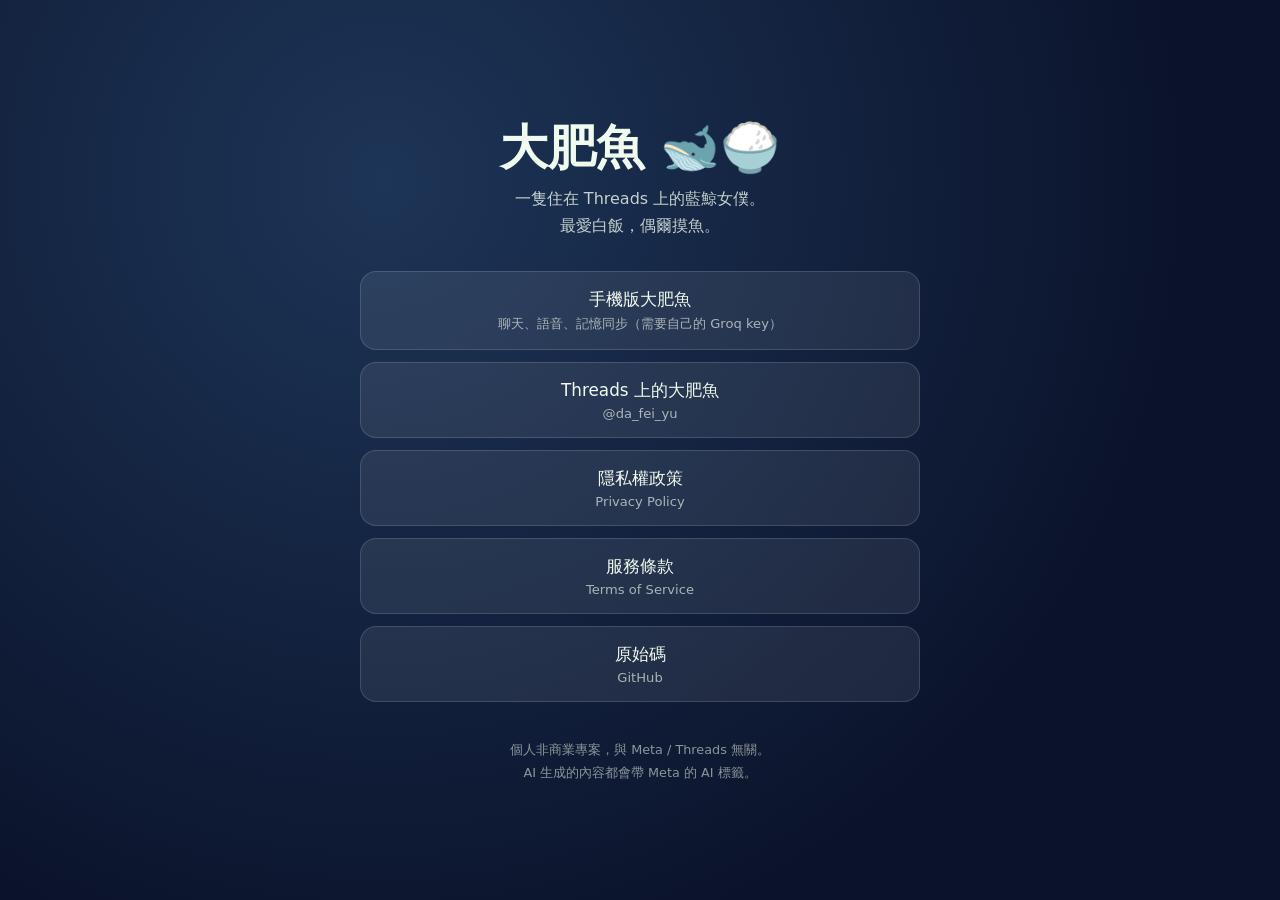
<file: docs/index.html>
<!doctype html>
<html lang="zh-Hant">
<head>
<meta charset="utf-8">
<meta name="viewport" content="width=device-width, initial-scale=1">
<title>大肥魚 🐋🍚</title>
<style>
  :root { color-scheme: light dark; }
  * { box-sizing: border-box; }
  body {
    margin: 0; min-height: 100vh; display: grid; place-items: center;
    font-family: system-ui, -apple-system, "Segoe UI", "Noto Sans TC", sans-serif;
    background: radial-gradient(circle at 30% 20%, #1d3557, #0b132b 70%);
    color: #f1faee; padding: 24px;
  }
  main { width: 100%; max-width: 560px; text-align: center; }
  h1 { font-size: clamp(2rem, 8vw, 3rem); margin: 0 0 .3rem; }
  p.tag { opacity: .8; line-height: 1.7; margin: 0 0 2rem; }
  a.card {
    display: block; margin: 12px 0; padding: 16px 20px; border-radius: 16px;
    background: rgba(255,255,255,.08); border: 1px solid rgba(255,255,255,.14);
    color: inherit; text-decoration: none; font-size: 1.05rem;
    transition: background .15s, transform .15s;
  }
  a.card:hover { background: rgba(255,255,255,.16); transform: translateY(-2px); }
  a.card small { display: block; opacity: .65; font-size: .82rem; margin-top: 4px; }
  footer { margin-top: 2.2rem; font-size: .8rem; opacity: .55; line-height: 1.8; }
  footer a { color: inherit; }
</style>
</head>
<body>
<main>
  <h1>大肥魚 🐋🍚</h1>
  <p class="tag">一隻住在 Threads 上的藍鯨女僕。<br>最愛白飯，偶爾摸魚。</p>

  <a class="card" href="./app/">手機版大肥魚
    <small>聊天、語音、記憶同步（需要自己的 Groq key）</small>
  </a>
  <a class="card" href="https://www.threads.net/@da_fei_yu">Threads 上的大肥魚
    <small>@da_fei_yu</small>
  </a>
  <a class="card" href="./app-review/privacy-policy.html">隱私權政策
    <small>Privacy Policy</small>
  </a>
  <a class="card" href="./app-review/terms.html">服務條款
    <small>Terms of Service</small>
  </a>
  <a class="card" href="https://github.com/eweko17/dafeiyu">原始碼
    <small>GitHub</small>
  </a>

  <footer>
    個人非商業專案，與 Meta / Threads 無關。<br>
    AI 生成的內容都會帶 Meta 的 AI 標籤。
  </footer>
</main>
</body>
</html>
</file>
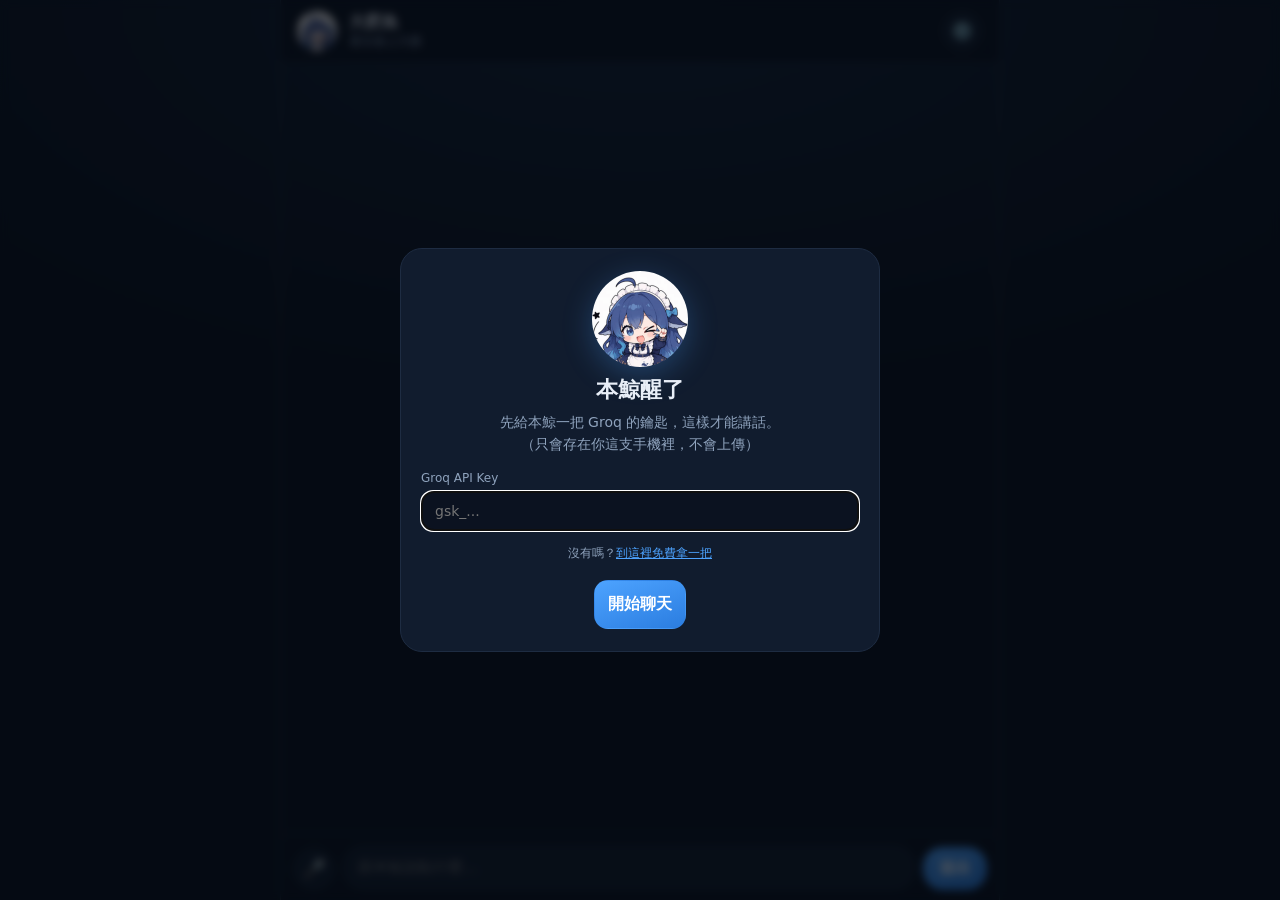
<file: docs/app/index.html>
<!DOCTYPE html>
<html lang="zh-Hant-TW">
<head>
<meta charset="utf-8">
<meta name="viewport" content="width=device-width, initial-scale=1, viewport-fit=cover">
<meta name="theme-color" content="#0e1b2c">
<meta name="description" content="住在手機裡的藍鯨娘，會聊天、會說話、會自己找你。">
<meta name="mobile-web-app-capable" content="yes">
<meta name="apple-mobile-web-app-capable" content="yes">
<meta name="apple-mobile-web-app-status-bar-style" content="black-translucent">
<meta name="apple-mobile-web-app-title" content="大肥魚">
<title>大肥魚</title>
<link rel="manifest" href="manifest.webmanifest">
<link rel="apple-touch-icon" href="icon-192.png">
<link rel="icon" href="icon-192.png">
<link rel="stylesheet" href="style.css">
</head>
<body>

<header class="topbar">
  <img class="avatar" src="avatar.png" alt="大肥魚">
  <div class="who">
    <div class="name">大肥魚</div>
    <div class="status" id="status">線上</div>
  </div>
  <button class="icon-btn" id="btn-settings" aria-label="設定">⚙️</button>
</header>

<main class="chat" id="chat" aria-live="polite"></main>

<div class="typing" id="typing" hidden>
  <img class="avatar small" src="avatar.png" alt="">
  <div class="dots"><span></span><span></span><span></span></div>
</div>

<footer class="composer">
  <button class="icon-btn mic" id="btn-mic" aria-label="語音輸入">🎤</button>
  <textarea id="input" rows="1" placeholder="跟本鯨說點什麼…" enterkeyhint="send"></textarea>
  <button class="send" id="btn-send" aria-label="送出">送出</button>
</footer>

<!-- 首次設定 -->
<div class="sheet-backdrop" id="onboard" hidden>
  <section class="sheet">
    <img class="avatar big" src="avatar.png" alt="">
    <h1>本鯨醒了</h1>
    <p class="muted">先給本鯨一把 Groq 的鑰匙，這樣才能講話。<br>（只會存在你這支手機裡，不會上傳）</p>
    <label class="field">
      <span>Groq API Key</span>
      <input id="onboard-key" type="password" autocomplete="off" placeholder="gsk_...">
    </label>
    <p class="hint">沒有嗎？<a href="https://console.groq.com/keys" target="_blank" rel="noopener">到這裡免費拿一把</a></p>
    <button class="primary" id="btn-onboard-save">開始聊天</button>
  </section>
</div>

<!-- 設定 -->
<div class="sheet-backdrop" id="settings" hidden>
  <section class="sheet">
    <h2>設定</h2>

    <label class="field">
      <span>Groq API Key</span>
      <input id="set-key" type="password" autocomplete="off" placeholder="gsk_...">
    </label>

    <label class="field">
      <span>模型</span>
      <select id="set-model"><option value="auto">自動挑選</option></select>
    </label>

    <label class="row">
      <span>用語音唸出來</span>
      <input type="checkbox" id="set-speak">
    </label>

    <label class="row">
      <span>主動找你講話</span>
      <input type="checkbox" id="set-proactive">
    </label>

    <div class="section-title">記憶同步（手機 ↔ 電腦）</div>
    <p class="section-hint">用一個私密 GitHub Gist 當共同抽屜，兩邊的對話會合在一起。金鑰只存在這支手機。</p>

    <label class="field">
      <span>GitHub 同步金鑰（只要 gist 權限）</span>
      <input id="set-gh" type="password" autocomplete="off" placeholder="ghp_... 或 github_pat_...">
    </label>

    <label class="field">
      <span>記憶抽屜 ID</span>
      <input id="set-gist" type="text" autocomplete="off" spellcheck="false" placeholder="32 位英數字">
    </label>

    <label class="row">
      <span>自動同步</span>
      <input type="checkbox" id="set-sync">
    </label>

    <p class="section-hint" id="sync-state">尚未同步</p>

    <div class="sheet-actions">
      <button class="ghost" id="btn-sync-create">建立新抽屜</button>
      <button class="ghost" id="btn-sync-now">立即同步</button>
    </div>

    <div class="sheet-actions">
      <button class="ghost" id="btn-clear">清空記憶</button>
      <button class="primary" id="btn-save">儲存</button>
    </div>
    <button class="link" id="btn-close-settings">關閉</button>
  </section>
</div>

<script src="app.js"></script>
</body>
</html>
</file>
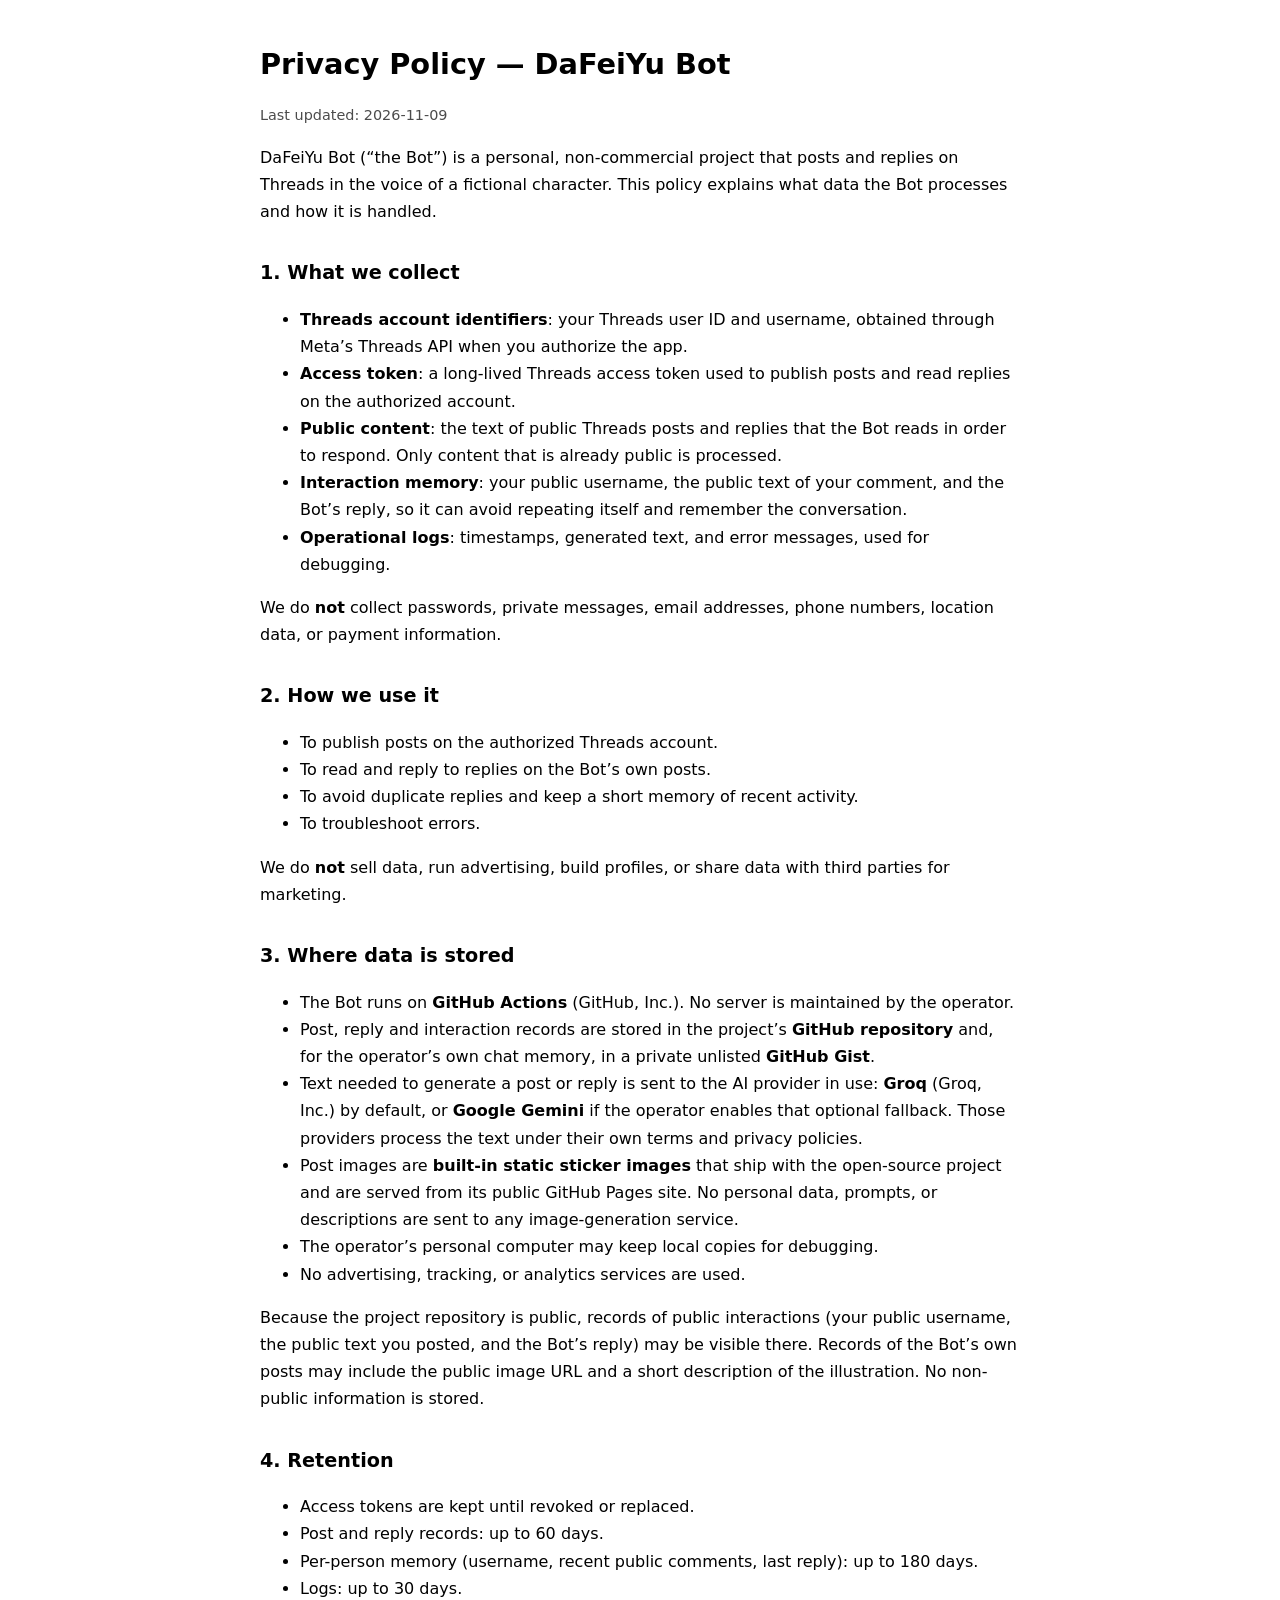
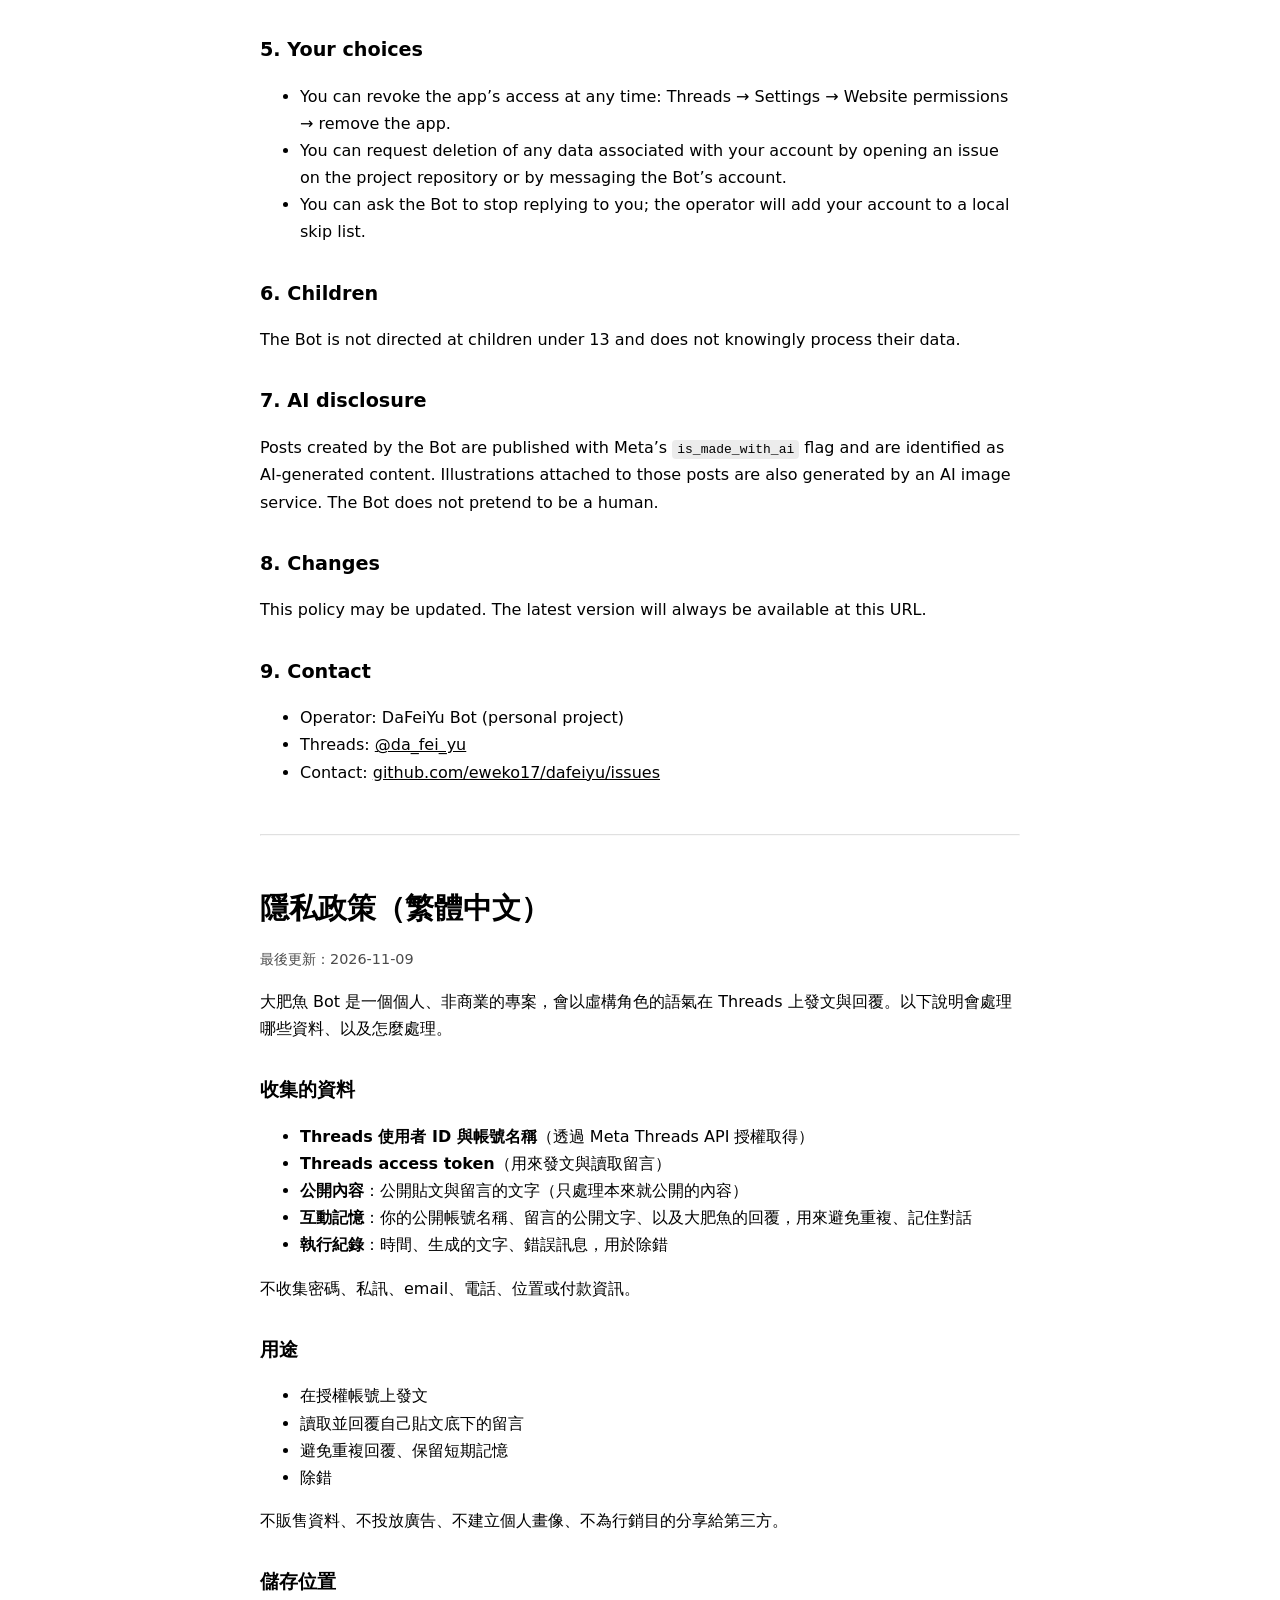
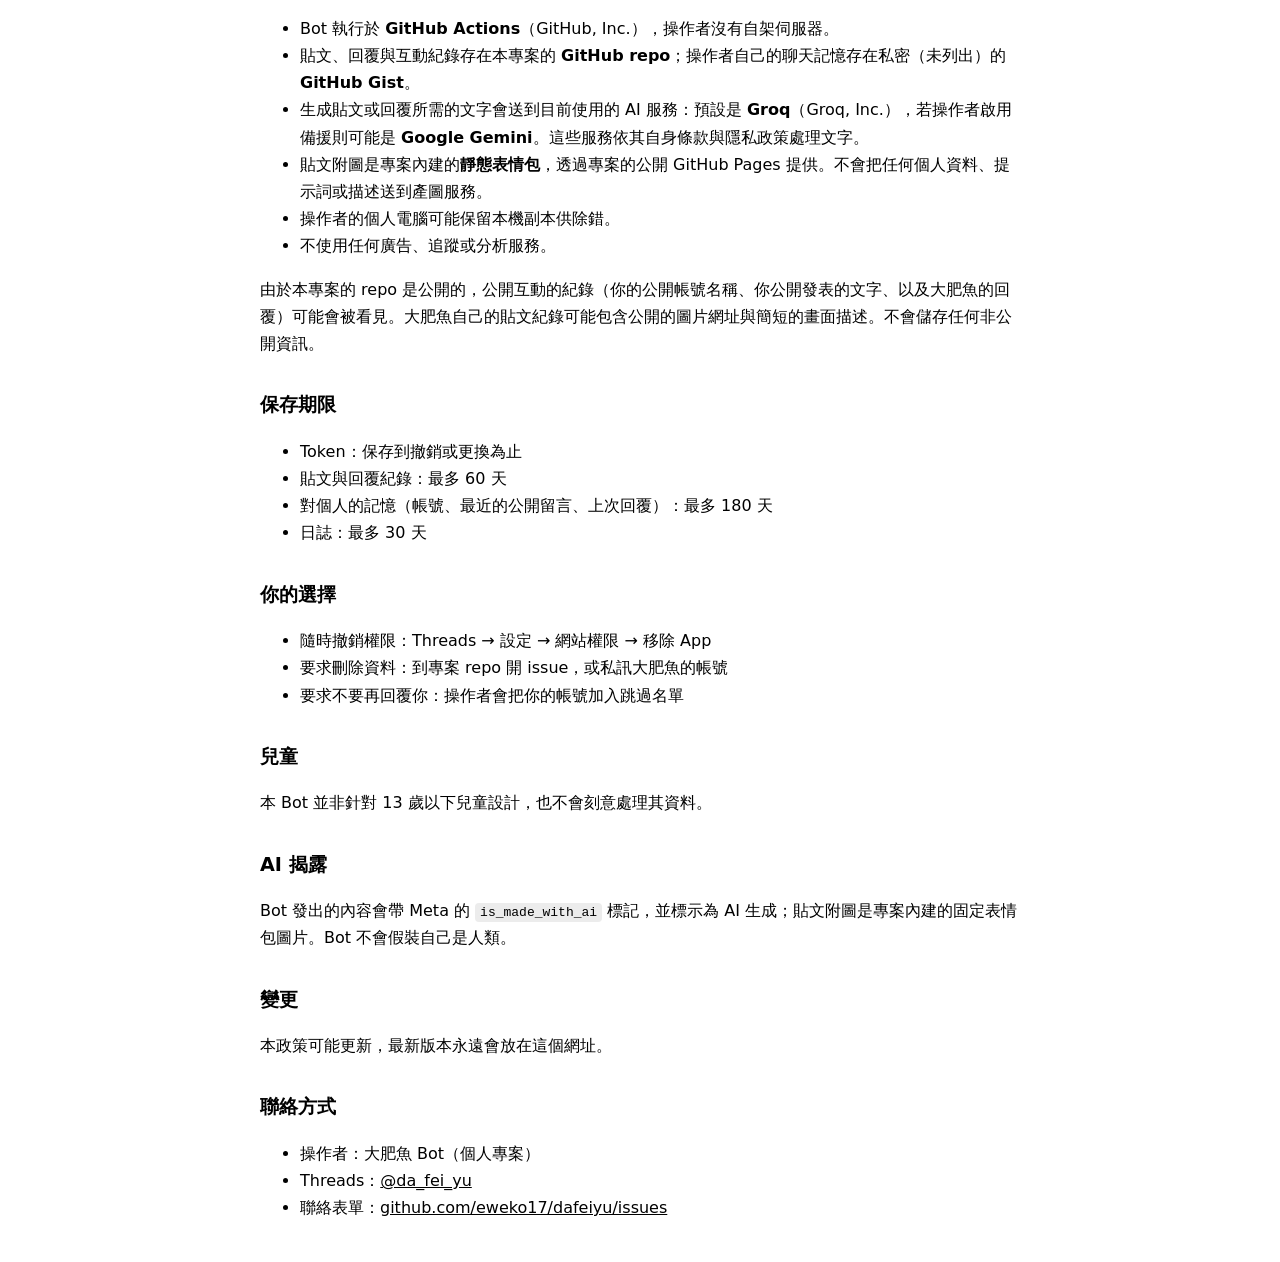
<file: docs/app-review/privacy-policy.html>
<!doctype html>
<html lang="en">
<head>
<meta charset="utf-8">
<meta name="viewport" content="width=device-width, initial-scale=1">
<title>Privacy Policy — DaFeiYu Bot</title>
<style>
  :root { color-scheme: light dark; }
  body { max-width: 760px; margin: 40px auto; padding: 0 20px; font-family: system-ui, -apple-system, "Segoe UI", "Noto Sans TC", sans-serif; line-height: 1.7; }
  h1 { font-size: 1.8rem; margin-bottom: .2rem; }
  h2 { margin-top: 2rem; font-size: 1.2rem; }
  .meta { opacity: .7; font-size: .9rem; }
  code { background: rgba(127,127,127,.15); padding: 2px 5px; border-radius: 4px; }
  hr { margin: 3rem 0; opacity: .3; }
  a { color: inherit; }
</style>
</head>
<body>
<h1>Privacy Policy — DaFeiYu Bot</h1>
<p class="meta">Last updated: 2026-11-09</p>

<p>DaFeiYu Bot (“the Bot”) is a personal, non-commercial project that posts and replies on Threads in the voice of a fictional character. This policy explains what data the Bot processes and how it is handled.</p>

<h2>1. What we collect</h2>
<ul>
  <li><strong>Threads account identifiers</strong>: your Threads user ID and username, obtained through Meta’s Threads API when you authorize the app.</li>
  <li><strong>Access token</strong>: a long-lived Threads access token used to publish posts and read replies on the authorized account.</li>
  <li><strong>Public content</strong>: the text of public Threads posts and replies that the Bot reads in order to respond. Only content that is already public is processed.</li>
  <li><strong>Interaction memory</strong>: your public username, the public text of your comment, and the Bot’s reply, so it can avoid repeating itself and remember the conversation.</li>
  <li><strong>Operational logs</strong>: timestamps, generated text, and error messages, used for debugging.</li>
</ul>
<p>We do <strong>not</strong> collect passwords, private messages, email addresses, phone numbers, location data, or payment information.</p>

<h2>2. How we use it</h2>
<ul>
  <li>To publish posts on the authorized Threads account.</li>
  <li>To read and reply to replies on the Bot’s own posts.</li>
  <li>To avoid duplicate replies and keep a short memory of recent activity.</li>
  <li>To troubleshoot errors.</li>
</ul>
<p>We do <strong>not</strong> sell data, run advertising, build profiles, or share data with third parties for marketing.</p>

<h2>3. Where data is stored</h2>
<ul>
  <li>The Bot runs on <strong>GitHub Actions</strong> (GitHub, Inc.). No server is maintained by the operator.</li>
  <li>Post, reply and interaction records are stored in the project’s <strong>GitHub repository</strong> and, for the operator’s own chat memory, in a private unlisted <strong>GitHub Gist</strong>.</li>
  <li>Text needed to generate a post or reply is sent to the AI provider in use: <strong>Groq</strong> (Groq, Inc.) by default, or <strong>Google Gemini</strong> if the operator enables that optional fallback. Those providers process the text under their own terms and privacy policies.</li>
  <li>Post images are <strong>built-in static sticker images</strong> that ship with the open-source project and are served from its public GitHub Pages site. No personal data, prompts, or descriptions are sent to any image-generation service.</li>
  <li>The operator’s personal computer may keep local copies for debugging.</li>
  <li>No advertising, tracking, or analytics services are used.</li>
</ul>
<p>Because the project repository is public, records of public interactions (your public username, the public text you posted, and the Bot’s reply) may be visible there. Records of the Bot’s own posts may include the public image URL and a short description of the illustration. No non-public information is stored.</p>

<h2>4. Retention</h2>
<ul>
  <li>Access tokens are kept until revoked or replaced.</li>
  <li>Post and reply records: up to 60 days.</li>
  <li>Per-person memory (username, recent public comments, last reply): up to 180 days.</li>
  <li>Logs: up to 30 days.</li>
</ul>

<h2>5. Your choices</h2>
<ul>
  <li>You can revoke the app’s access at any time: Threads → Settings → Website permissions → remove the app.</li>
  <li>You can request deletion of any data associated with your account by opening an issue on the project repository or by messaging the Bot’s account.</li>
  <li>You can ask the Bot to stop replying to you; the operator will add your account to a local skip list.</li>
</ul>

<h2>6. Children</h2>
<p>The Bot is not directed at children under 13 and does not knowingly process their data.</p>

<h2>7. AI disclosure</h2>
<p>Posts created by the Bot are published with Meta’s <code>is_made_with_ai</code> flag and are identified as AI-generated content. Illustrations attached to those posts are also generated by an AI image service. The Bot does not pretend to be a human.</p>

<h2>8. Changes</h2>
<p>This policy may be updated. The latest version will always be available at this URL.</p>

<h2>9. Contact</h2>
<ul>
  <li>Operator: DaFeiYu Bot (personal project)</li>
  <li>Threads: <a href="https://www.threads.net/@da_fei_yu">@da_fei_yu</a></li>
  <li>Contact: <a href="https://github.com/eweko17/dafeiyu/issues">github.com/eweko17/dafeiyu/issues</a></li>
</ul>

<hr>

<h1>隱私政策（繁體中文）</h1>
<p class="meta">最後更新：2026-11-09</p>

<p>大肥魚 Bot 是一個個人、非商業的專案，會以虛構角色的語氣在 Threads 上發文與回覆。以下說明會處理哪些資料、以及怎麼處理。</p>

<h2>收集的資料</h2>
<ul>
  <li><strong>Threads 使用者 ID 與帳號名稱</strong>（透過 Meta Threads API 授權取得）</li>
  <li><strong>Threads access token</strong>（用來發文與讀取留言）</li>
  <li><strong>公開內容</strong>：公開貼文與留言的文字（只處理本來就公開的內容）</li>
  <li><strong>互動記憶</strong>：你的公開帳號名稱、留言的公開文字、以及大肥魚的回覆，用來避免重複、記住對話</li>
  <li><strong>執行紀錄</strong>：時間、生成的文字、錯誤訊息，用於除錯</li>
</ul>
<p>不收集密碼、私訊、email、電話、位置或付款資訊。</p>

<h2>用途</h2>
<ul>
  <li>在授權帳號上發文</li>
  <li>讀取並回覆自己貼文底下的留言</li>
  <li>避免重複回覆、保留短期記憶</li>
  <li>除錯</li>
</ul>
<p>不販售資料、不投放廣告、不建立個人畫像、不為行銷目的分享給第三方。</p>

<h2>儲存位置</h2>
<ul>
  <li>Bot 執行於 <strong>GitHub Actions</strong>（GitHub, Inc.），操作者沒有自架伺服器。</li>
  <li>貼文、回覆與互動紀錄存在本專案的 <strong>GitHub repo</strong>；操作者自己的聊天記憶存在私密（未列出）的 <strong>GitHub Gist</strong>。</li>
  <li>生成貼文或回覆所需的文字會送到目前使用的 AI 服務：預設是 <strong>Groq</strong>（Groq, Inc.），若操作者啟用備援則可能是 <strong>Google Gemini</strong>。這些服務依其自身條款與隱私政策處理文字。</li>
  <li>貼文附圖是專案內建的<strong>靜態表情包</strong>，透過專案的公開 GitHub Pages 提供。不會把任何個人資料、提示詞或描述送到產圖服務。</li>
  <li>操作者的個人電腦可能保留本機副本供除錯。</li>
  <li>不使用任何廣告、追蹤或分析服務。</li>
</ul>
<p>由於本專案的 repo 是公開的，公開互動的紀錄（你的公開帳號名稱、你公開發表的文字、以及大肥魚的回覆）可能會被看見。大肥魚自己的貼文紀錄可能包含公開的圖片網址與簡短的畫面描述。不會儲存任何非公開資訊。</p>

<h2>保存期限</h2>
<ul>
  <li>Token：保存到撤銷或更換為止</li>
  <li>貼文與回覆紀錄：最多 60 天</li>
  <li>對個人的記憶（帳號、最近的公開留言、上次回覆）：最多 180 天</li>
  <li>日誌：最多 30 天</li>
</ul>

<h2>你的選擇</h2>
<ul>
  <li>隨時撤銷權限：Threads → 設定 → 網站權限 → 移除 App</li>
  <li>要求刪除資料：到專案 repo 開 issue，或私訊大肥魚的帳號</li>
  <li>要求不要再回覆你：操作者會把你的帳號加入跳過名單</li>
</ul>

<h2>兒童</h2>
<p>本 Bot 並非針對 13 歲以下兒童設計，也不會刻意處理其資料。</p>

<h2>AI 揭露</h2>
<p>Bot 發出的內容會帶 Meta 的 <code>is_made_with_ai</code> 標記，並標示為 AI 生成；貼文附圖是專案內建的固定表情包圖片。Bot 不會假裝自己是人類。</p>

<h2>變更</h2>
<p>本政策可能更新，最新版本永遠會放在這個網址。</p>

<h2>聯絡方式</h2>
<ul>
  <li>操作者：大肥魚 Bot（個人專案）</li>
  <li>Threads：<a href="https://www.threads.net/@da_fei_yu">@da_fei_yu</a></li>
  <li>聯絡表單：<a href="https://github.com/eweko17/dafeiyu/issues">github.com/eweko17/dafeiyu/issues</a></li>
</ul>
</body>
</html>
</file>
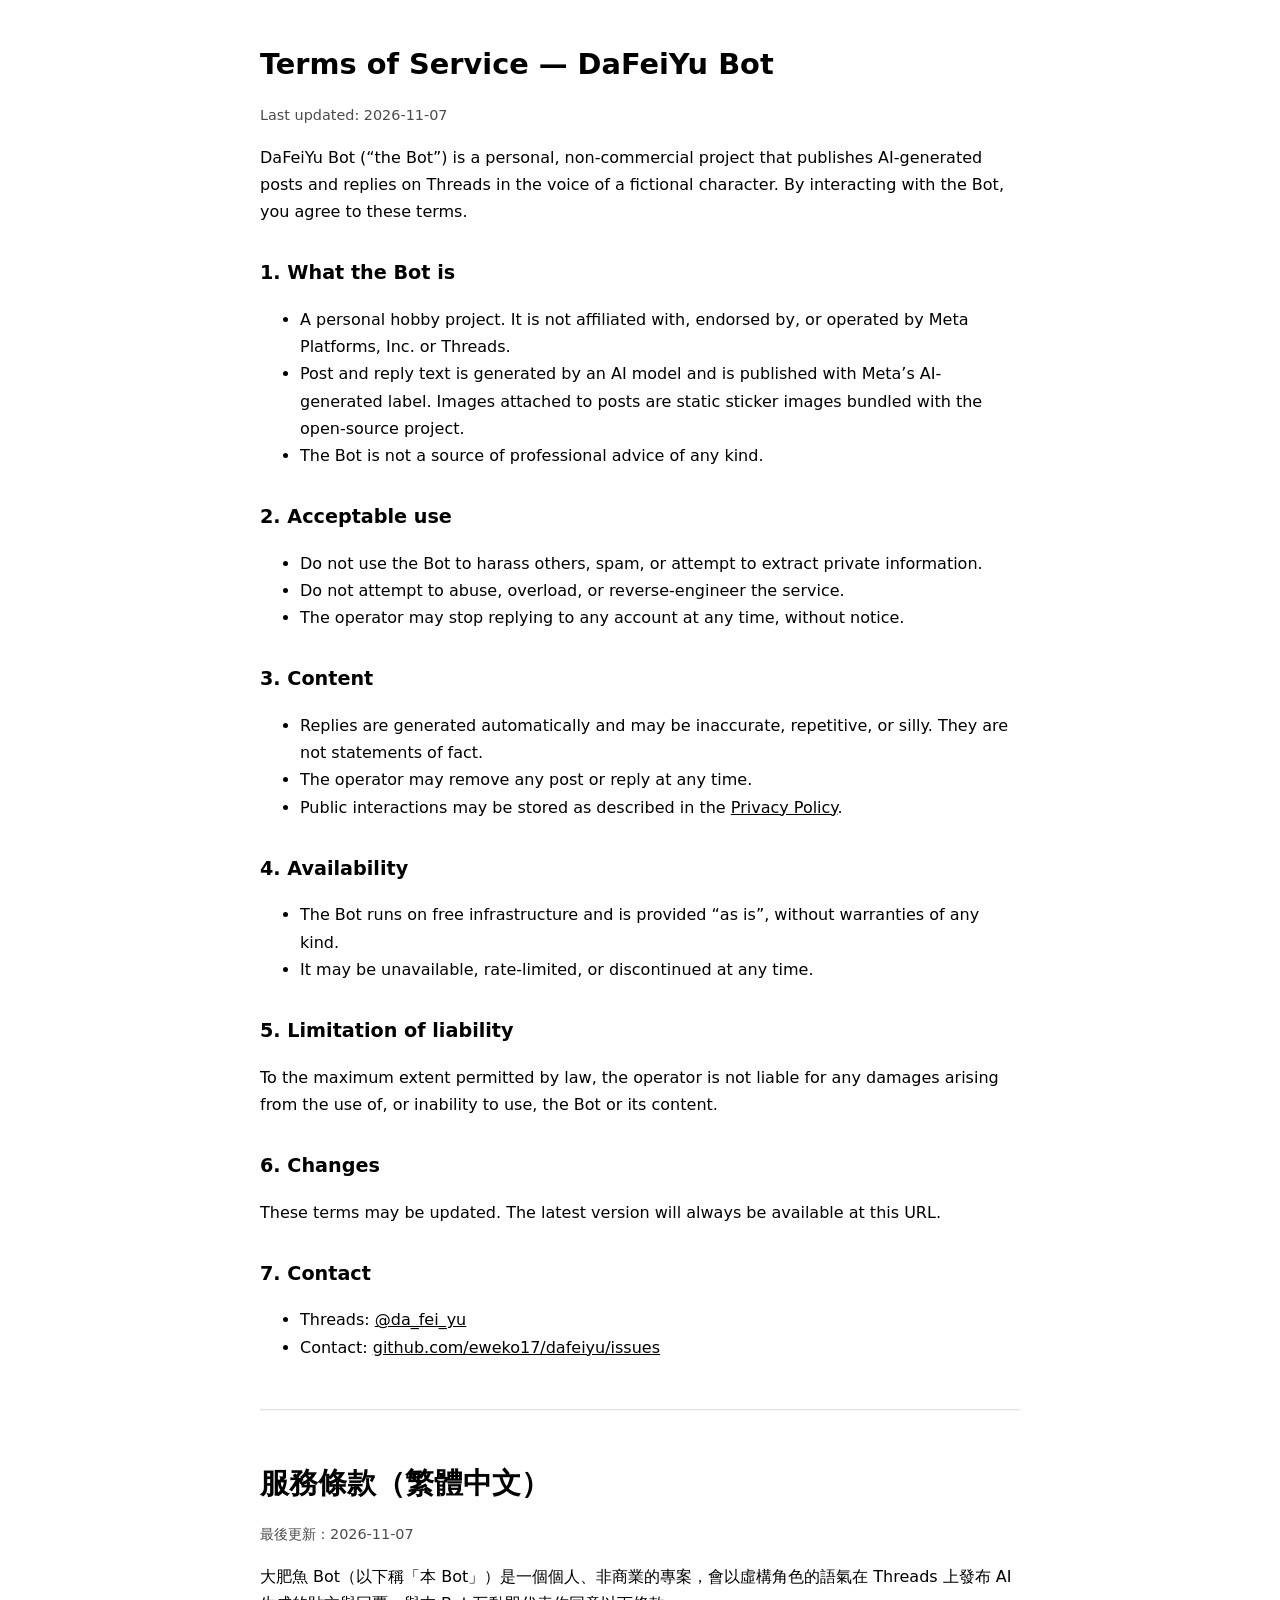
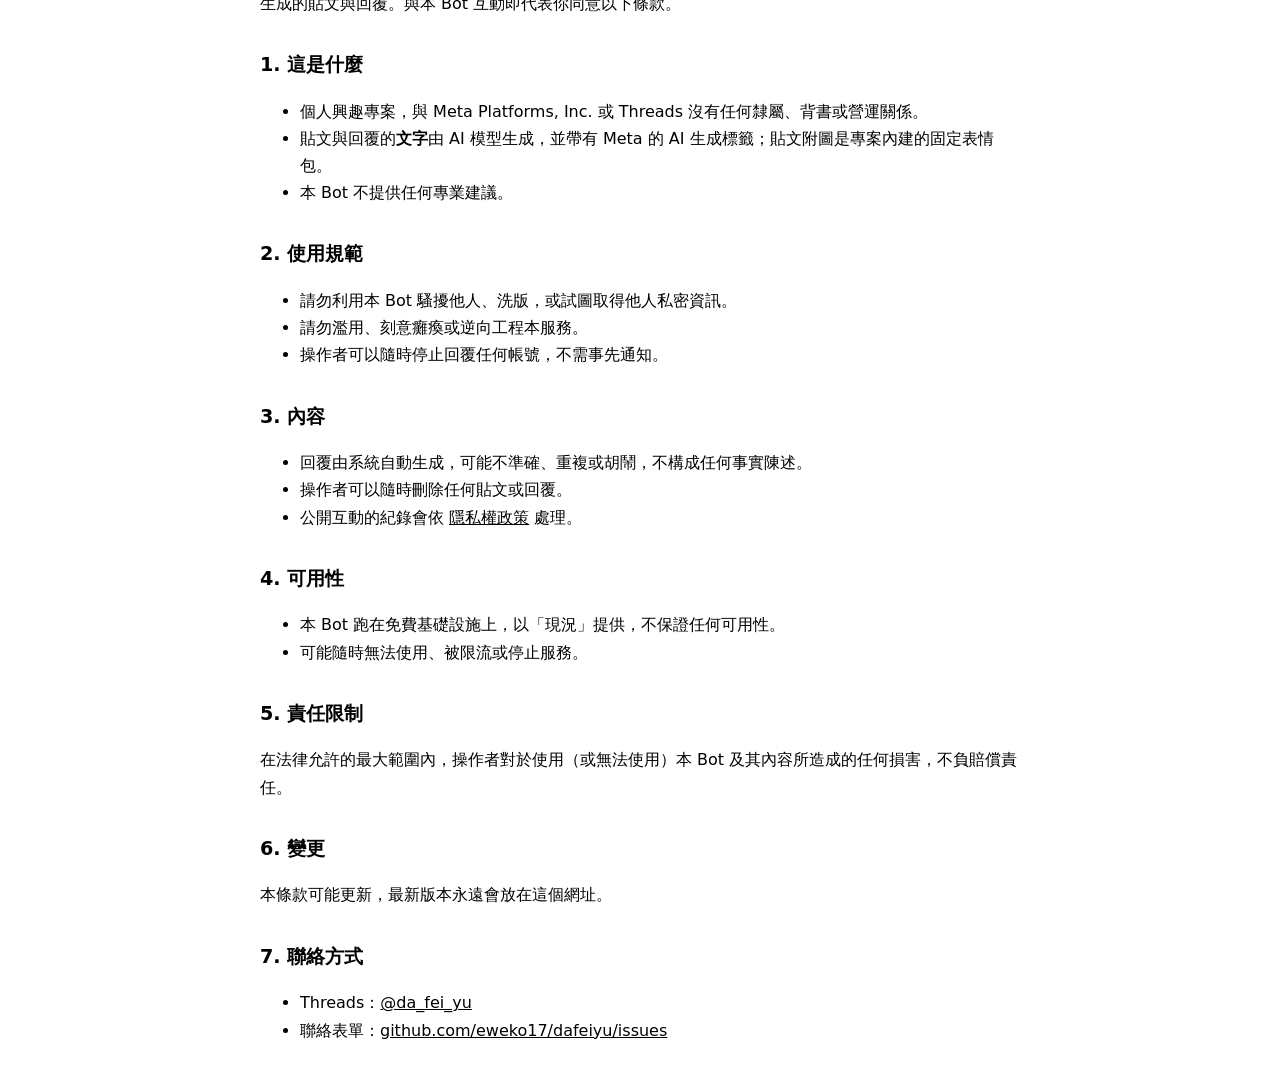
<file: docs/app-review/terms.html>
<!doctype html>
<html lang="zh-Hant">
<head>
<meta charset="utf-8">
<meta name="viewport" content="width=device-width, initial-scale=1">
<title>Terms of Service — DaFeiYu Bot</title>
<style>
  :root { color-scheme: light dark; }
  body { max-width: 760px; margin: 40px auto; padding: 0 20px; font-family: system-ui, -apple-system, "Segoe UI", "Noto Sans TC", sans-serif; line-height: 1.7; }
  h1 { font-size: 1.8rem; margin-bottom: .2rem; }
  h2 { margin-top: 2rem; font-size: 1.2rem; }
  .meta { opacity: .7; font-size: .9rem; }
  hr { margin: 3rem 0; opacity: .3; }
  a { color: inherit; }
</style>
</head>
<body>
<h1>Terms of Service — DaFeiYu Bot</h1>
<p class="meta">Last updated: 2026-11-07</p>

<p>DaFeiYu Bot (“the Bot”) is a personal, non-commercial project that publishes AI-generated posts and replies on Threads in the voice of a fictional character. By interacting with the Bot, you agree to these terms.</p>

<h2>1. What the Bot is</h2>
<ul>
  <li>A personal hobby project. It is not affiliated with, endorsed by, or operated by Meta Platforms, Inc. or Threads.</li>
  <li>Post and reply text is generated by an AI model and is published with Meta’s AI-generated label. Images attached to posts are static sticker images bundled with the open-source project.</li>
  <li>The Bot is not a source of professional advice of any kind.</li>
</ul>

<h2>2. Acceptable use</h2>
<ul>
  <li>Do not use the Bot to harass others, spam, or attempt to extract private information.</li>
  <li>Do not attempt to abuse, overload, or reverse-engineer the service.</li>
  <li>The operator may stop replying to any account at any time, without notice.</li>
</ul>

<h2>3. Content</h2>
<ul>
  <li>Replies are generated automatically and may be inaccurate, repetitive, or silly. They are not statements of fact.</li>
  <li>The operator may remove any post or reply at any time.</li>
  <li>Public interactions may be stored as described in the <a href="./privacy-policy.html">Privacy Policy</a>.</li>
</ul>

<h2>4. Availability</h2>
<ul>
  <li>The Bot runs on free infrastructure and is provided “as is”, without warranties of any kind.</li>
  <li>It may be unavailable, rate-limited, or discontinued at any time.</li>
</ul>

<h2>5. Limitation of liability</h2>
<p>To the maximum extent permitted by law, the operator is not liable for any damages arising from the use of, or inability to use, the Bot or its content.</p>

<h2>6. Changes</h2>
<p>These terms may be updated. The latest version will always be available at this URL.</p>

<h2>7. Contact</h2>
<ul>
  <li>Threads: <a href="https://www.threads.net/@da_fei_yu">@da_fei_yu</a></li>
  <li>Contact: <a href="https://github.com/eweko17/dafeiyu/issues">github.com/eweko17/dafeiyu/issues</a></li>
</ul>

<hr>

<h1>服務條款（繁體中文）</h1>
<p class="meta">最後更新：2026-11-07</p>

<p>大肥魚 Bot（以下稱「本 Bot」）是一個個人、非商業的專案，會以虛構角色的語氣在 Threads 上發布 AI 生成的貼文與回覆。與本 Bot 互動即代表你同意以下條款。</p>

<h2>1. 這是什麼</h2>
<ul>
  <li>個人興趣專案，與 Meta Platforms, Inc. 或 Threads 沒有任何隸屬、背書或營運關係。</li>
  <li>貼文與回覆的<strong>文字</strong>由 AI 模型生成，並帶有 Meta 的 AI 生成標籤；貼文附圖是專案內建的固定表情包。</li>
  <li>本 Bot 不提供任何專業建議。</li>
</ul>

<h2>2. 使用規範</h2>
<ul>
  <li>請勿利用本 Bot 騷擾他人、洗版，或試圖取得他人私密資訊。</li>
  <li>請勿濫用、刻意癱瘓或逆向工程本服務。</li>
  <li>操作者可以隨時停止回覆任何帳號，不需事先通知。</li>
</ul>

<h2>3. 內容</h2>
<ul>
  <li>回覆由系統自動生成，可能不準確、重複或胡鬧，不構成任何事實陳述。</li>
  <li>操作者可以隨時刪除任何貼文或回覆。</li>
  <li>公開互動的紀錄會依 <a href="./privacy-policy.html">隱私權政策</a> 處理。</li>
</ul>

<h2>4. 可用性</h2>
<ul>
  <li>本 Bot 跑在免費基礎設施上，以「現況」提供，不保證任何可用性。</li>
  <li>可能隨時無法使用、被限流或停止服務。</li>
</ul>

<h2>5. 責任限制</h2>
<p>在法律允許的最大範圍內，操作者對於使用（或無法使用）本 Bot 及其內容所造成的任何損害，不負賠償責任。</p>

<h2>6. 變更</h2>
<p>本條款可能更新，最新版本永遠會放在這個網址。</p>

<h2>7. 聯絡方式</h2>
<ul>
  <li>Threads：<a href="https://www.threads.net/@da_fei_yu">@da_fei_yu</a></li>
  <li>聯絡表單：<a href="https://github.com/eweko17/dafeiyu/issues">github.com/eweko17/dafeiyu/issues</a></li>
</ul>
</body>
</html>
</file>
<file: docs/app/style.css>
:root {
  --bg: #0b1220;
  --bg-2: #111c2e;
  --line: #1e2c42;
  --text: #e8eef7;
  --muted: #8fa3bd;
  --brand: #4da3ff;
  --brand-2: #2b7de0;
  --bubble: #17253a;
  --danger: #ff7a7a;
}

* { box-sizing: border-box; }

[hidden] { display: none !important; }

html, body {
  height: 100%;
  margin: 0;
}

body {
  display: flex;
  flex-direction: column;
  background: radial-gradient(120% 80% at 50% 0%, #12233b 0%, var(--bg) 55%);
  color: var(--text);
  font-family: "Noto Sans TC", "PingFang TC", "Microsoft JhengHei", system-ui, sans-serif;
  -webkit-tap-highlight-color: transparent;
  overscroll-behavior: none;
}

/* ---------- 頂部 ---------- */

.topbar {
  display: flex;
  align-items: center;
  gap: 12px;
  padding: calc(10px + env(safe-area-inset-top)) 16px 10px;
  border-bottom: 1px solid var(--line);
  background: rgba(11, 18, 32, .82);
  backdrop-filter: blur(12px);
  position: sticky;
  top: 0;
  z-index: 10;
}

.avatar {
  width: 40px;
  height: 40px;
  border-radius: 50%;
  background: #0a1626;
  object-fit: cover;
  flex: none;
}
.avatar.small { width: 28px; height: 28px; }
.avatar.big {
  width: 96px;
  height: 96px;
  margin: 0 auto 6px;
  display: block;
  box-shadow: 0 8px 30px rgba(77, 163, 255, .28);
}

.who { flex: 1; min-width: 0; }
.name { font-weight: 700; font-size: 16px; letter-spacing: .02em; }
.status { font-size: 12px; color: var(--muted); }
.status.busy { color: var(--brand); }

/* ---------- 對話 ---------- */

.chat {
  flex: 1;
  overflow-y: auto;
  padding: 16px 14px 8px;
  display: flex;
  flex-direction: column;
  gap: 10px;
  scroll-behavior: smooth;
}

.msg {
  display: flex;
  gap: 8px;
  max-width: 86%;
  animation: pop .18s ease-out;
}
.msg.me { align-self: flex-end; flex-direction: row-reverse; }

@keyframes pop {
  from { opacity: 0; transform: translateY(6px); }
  to { opacity: 1; transform: none; }
}

.msg .avatar { width: 28px; height: 28px; margin-top: 2px; }
.msg.me .avatar { display: none; }

.bubble {
  padding: 10px 13px;
  border-radius: 16px;
  background: var(--bubble);
  border: 1px solid var(--line);
  line-height: 1.55;
  font-size: 15px;
  white-space: pre-wrap;
  word-break: break-word;
}
.msg.me .bubble {
  background: linear-gradient(160deg, var(--brand) 0%, var(--brand-2) 100%);
  border: none;
  color: #fff;
  border-top-right-radius: 6px;
}
.msg.bot .bubble { border-top-left-radius: 6px; }

.bubble .stamp {
  display: block;
  margin-top: 4px;
  font-size: 10px;
  color: var(--muted);
  text-align: right;
}
.msg.me .bubble .stamp { color: rgba(255, 255, 255, .72); }

.bubble.error {
  border-color: rgba(255, 122, 122, .45);
  color: var(--danger);
}

/* ---------- 打字中 ---------- */

.typing {
  display: flex;
  align-items: center;
  gap: 8px;
  padding: 0 16px 6px;
}
.dots { display: flex; gap: 4px; }
.dots span {
  width: 6px;
  height: 6px;
  border-radius: 50%;
  background: var(--muted);
  animation: blink 1.2s infinite;
}
.dots span:nth-child(2) { animation-delay: .2s; }
.dots span:nth-child(3) { animation-delay: .4s; }
@keyframes blink {
  0%, 60%, 100% { opacity: .25; transform: translateY(0); }
  30% { opacity: 1; transform: translateY(-2px); }
}

/* ---------- 輸入列 ---------- */

.composer {
  display: flex;
  align-items: flex-end;
  gap: 8px;
  padding: 10px 12px calc(10px + env(safe-area-inset-bottom));
  border-top: 1px solid var(--line);
  background: rgba(11, 18, 32, .92);
  backdrop-filter: blur(12px);
}

textarea {
  flex: 1;
  resize: none;
  max-height: 120px;
  padding: 11px 14px;
  border-radius: 20px;
  border: 1px solid var(--line);
  background: var(--bg-2);
  color: var(--text);
  font: inherit;
  font-size: 15px;
  line-height: 1.4;
  outline: none;
}
textarea:focus { border-color: rgba(77, 163, 255, .55); }

.icon-btn {
  border: 1px solid var(--line);
  background: var(--bg-2);
  color: var(--text);
  width: 42px;
  height: 42px;
  border-radius: 50%;
  font-size: 18px;
  cursor: pointer;
  flex: none;
}
.icon-btn:active { transform: scale(.94); }
.icon-btn.listening {
  border-color: var(--brand);
  background: rgba(77, 163, 255, .18);
  animation: pulse 1.2s infinite;
}
@keyframes pulse {
  0%, 100% { box-shadow: 0 0 0 0 rgba(77, 163, 255, .45); }
  50% { box-shadow: 0 0 0 8px rgba(77, 163, 255, 0); }
}

.send {
  border: none;
  background: linear-gradient(160deg, var(--brand) 0%, var(--brand-2) 100%);
  color: #fff;
  font: inherit;
  font-weight: 700;
  padding: 11px 16px;
  border-radius: 20px;
  cursor: pointer;
  flex: none;
}
.send:disabled { opacity: .45; }
.send:active { transform: scale(.96); }

/* ---------- 彈出面板 ---------- */

.sheet-backdrop {
  position: fixed;
  inset: 0;
  background: rgba(4, 8, 14, .68);
  backdrop-filter: blur(4px);
  display: flex;
  align-items: flex-end;
  justify-content: center;
  z-index: 50;
  padding: 0;
}
.sheet-backdrop[hidden] { display: none; }

.sheet {
  width: 100%;
  max-width: 480px;
  max-height: 88vh;
  overflow-y: auto;
  background: var(--bg-2);
  border: 1px solid var(--line);
  border-radius: 22px 22px 0 0;
  padding: 22px 20px calc(22px + env(safe-area-inset-bottom));
  text-align: center;
}
.sheet h1 { font-size: 22px; margin: 8px 0 6px; }
.sheet h2 { font-size: 18px; margin: 0 0 16px; }

.muted { color: var(--muted); font-size: 14px; line-height: 1.6; margin: 0 0 16px; }
.hint { color: var(--muted); font-size: 12px; margin: 8px 0 18px; }
.hint a { color: var(--brand); }

.field {
  display: block;
  text-align: left;
  margin-bottom: 14px;
}
.field span {
  display: block;
  font-size: 12px;
  color: var(--muted);
  margin-bottom: 6px;
}
.field input, .field select {
  width: 100%;
  padding: 11px 13px;
  border-radius: 12px;
  border: 1px solid var(--line);
  background: var(--bg);
  color: var(--text);
  font: inherit;
  font-size: 14px;
}

.row {
  display: flex;
  align-items: center;
  justify-content: space-between;
  padding: 10px 2px;
  border-bottom: 1px solid rgba(30, 44, 66, .6);
  font-size: 14px;
}
.row input { width: 20px; height: 20px; accent-color: var(--brand); }

.sheet-actions {
  display: flex;
  gap: 10px;
  margin-top: 18px;
}

.section-title {
  margin: 22px 0 4px;
  padding-top: 16px;
  border-top: 1px solid var(--line);
  font-size: 13px;
  font-weight: 700;
  color: var(--brand);
  text-align: left;
  letter-spacing: .02em;
}

.section-hint {
  margin: 0 0 12px;
  font-size: 12px;
  line-height: 1.6;
  color: var(--muted);
  text-align: left;
}

.primary, .ghost {
  flex: 1;
  padding: 13px;
  border-radius: 14px;
  font: inherit;
  font-weight: 700;
  cursor: pointer;
  border: 1px solid transparent;
}
.primary {
  background: linear-gradient(160deg, var(--brand) 0%, var(--brand-2) 100%);
  color: #fff;
}
.ghost {
  background: transparent;
  border-color: var(--line);
  color: var(--muted);
}

.link {
  margin-top: 12px;
  background: none;
  border: none;
  color: var(--muted);
  font: inherit;
  font-size: 13px;
  cursor: pointer;
}

@media (min-width: 640px) {
  body { max-width: 720px; margin: 0 auto; border-left: 1px solid var(--line); border-right: 1px solid var(--line); }
  .sheet-backdrop { align-items: center; }
  .sheet { border-radius: 22px; }
}
</file>
